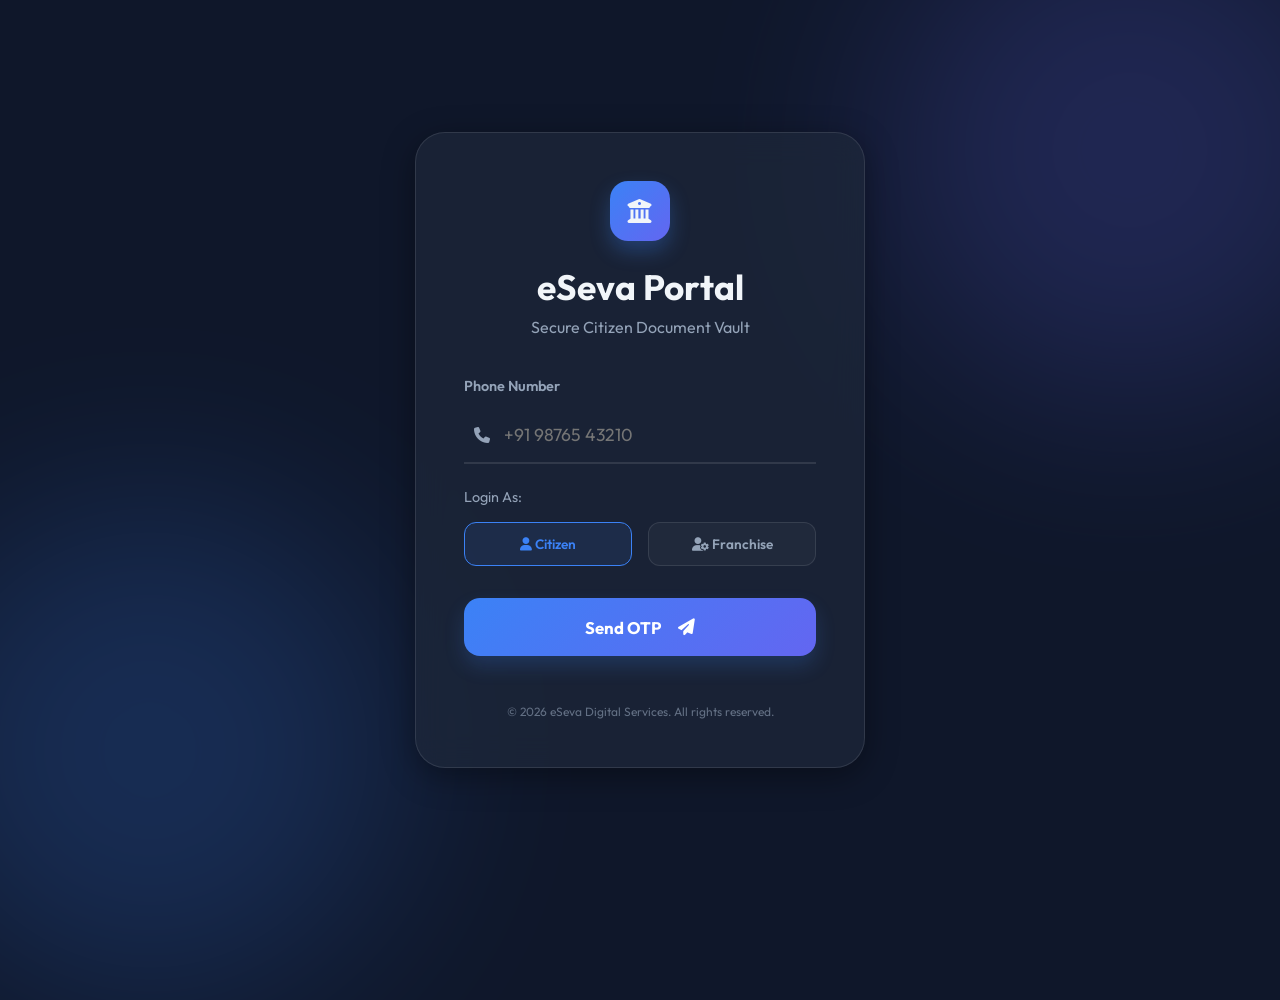
<file: frontend/index.html>
<!DOCTYPE html>
<html lang="en">
<head>
    <meta charset="UTF-8">
    <meta name="viewport" content="width=device-width, initial-scale=1.0">
    <title>eSeva Portal | Secure Login</title>
    <!-- Google Fonts -->
    <link href="https://fonts.googleapis.com/css2?family=Outfit:wght@300;400;600;700&display=swap" rel="stylesheet">
    <!-- Font Awesome for Icons -->
    <link rel="stylesheet" href="https://cdnjs.cloudflare.com/ajax/libs/font-awesome/6.4.0/css/all.min.css">
    <link rel="stylesheet" href="assets/css/style.css">
    <link rel="stylesheet" href="assets/css/dashboard.css">
</head>
<body class="login-page">
    <div class="login-container glass">
        <div class="login-header">
            <div class="logo-box">
                <i class="fa-solid fa-building-columns"></i>
            </div>
            <h1>eSeva Portal</h1>
            <p>Secure Citizen Document Vault</p>
        </div>

        <div id="login-step-1" class="login-step">
            <div class="input-group">
                <label for="phone">Phone Number</label>
                <div class="input-wrapper">
                    <i class="fa-solid fa-phone"></i>
                    <input type="tel" id="login-phone" placeholder="+91 98765 43210">
                </div>
            </div>
            <div class="role-selector">
                <label>Login As:</label>
                <div class="role-btns">
                    <button class="role-btn active" data-role="citizen">
                        <i class="fa-solid fa-user"></i> Citizen
                    </button>
                    <button class="role-btn" data-role="franchise">
                        <i class="fa-solid fa-user-gear"></i> Franchise
                    </button>
                </div>
            </div>
            <button id="send-otp-btn" class="main-btn">
                <span>Send OTP</span>
                <i class="fa-solid fa-paper-plane"></i>
            </button>
        </div>

        <div id="login-step-2" class="login-step hidden">
            <div class="otp-message">
                <p>We've sent a code to <br><strong id="display-phone"></strong></p>
                <span class="dev-otp-hint">(Demo OTP: 123456)</span>
            </div>
            <div class="input-group">
                <label for="otp">Enter 6-digit OTP</label>
                <div class="otp-wrapper">
                    <input type="text" maxlength="6" id="login-otp" placeholder="000000">
                </div>
            </div>
            <button id="verify-otp-btn" class="main-btn">
                <span>Verify & Login</span>
                <i class="fa-solid fa-shield-check"></i>
            </button>
            <button id="back-to-phone" class="text-btn">Change Phone Number</button>
        </div>

        <div class="login-footer">
            <p>&copy; 2026 eSeva Digital Services. All rights reserved.</p>
        </div>
    </div>

    <!-- Background Decoration -->
    <div class="bg-blur blur-1"></div>
    <div class="bg-blur blur-2"></div>

    <script src="assets/js/main.js"></script>
</body>
</html>
</file>
<file: frontend/assets/css/style.css>
:root {
    --primary: #3b82f6;
    --primary-dark: #2563eb;
    --bg-dark: #0f172a;
    --card-bg: rgba(30, 41, 59, 0.7);
    --glass: rgba(255, 255, 255, 0.03);
    --glass-border: rgba(255, 255, 255, 0.1);
    --text-primary: #f1f5f9;
    --text-secondary: #94a3b8;
    --gradient-blue: linear-gradient(135deg, #3b82f6, #6366f1);
}

* {
    margin: 0;
    padding: 0;
    box-sizing: border-box;
    font-family: 'Outfit', sans-serif;
}

body {
    background-color: var(--bg-dark);
    color: var(--text-primary);
    overflow-x: hidden;
}

.login-page {
    height: 100vh;
    display: flex;
    align-items: center;
    justify-content: center;
    position: relative;
    overflow: hidden;
}

.glass {
    background: var(--card-bg);
    backdrop-filter: blur(16px);
    -webkit-backdrop-filter: blur(16px);
    border: 1px solid var(--glass-border);
    box-shadow: 0 8px 32px 0 rgba(0, 0, 0, 0.37);
}

.login-container {
    padding: 3rem;
    width: 450px;
    border-radius: 30px;
    z-index: 10;
    text-align: center;
    animation: slideIn 0.6s cubic-bezier(0.2, 1, 0.3, 1);
}

@keyframes slideIn {
    from { transform: translateY(40px); opacity: 0; }
    to { transform: translateY(0); opacity: 1; }
}

.login-header {
    margin-bottom: 2.5rem;
}

.logo-box {
    width: 60px;
    height: 60px;
    background: var(--gradient-blue);
    border-radius: 18px;
    margin: 0 auto 1.5rem;
    display: flex;
    align-items: center;
    justify-content: center;
    font-size: 1.5rem;
    box-shadow: 0 10px 20px rgba(59, 130, 246, 0.3);
}

.login-header h1 {
    font-size: 2.2rem;
    font-weight: 700;
    margin-bottom: 0.5rem;
}

.login-header p {
    color: var(--text-secondary);
    font-weight: 400;
}

.input-group {
    text-align: left;
    margin-bottom: 1.5rem;
}

.input-group label {
    display: block;
    margin-bottom: 0.75rem;
    color: var(--text-secondary);
    font-size: 0.9rem;
    font-weight: 600;
}

.input-wrapper {
    position: relative;
    border-bottom: 2px solid var(--glass-border);
    transition: all 0.3s;
}

.input-wrapper:focus-within {
    border-color: var(--primary);
}

.input-wrapper i {
    position: absolute;
    left: 10px;
    top: 50%;
    transform: translateY(-50%);
    color: var(--text-secondary);
}

.input-wrapper input {
    width: 100%;
    background: none;
    border: none;
    padding: 1rem 1rem 1rem 40px;
    color: white;
    font-size: 1.1rem;
    outline: none;
}

.role-selector {
    margin-bottom: 2rem;
    text-align: left;
}

.role-selector label {
    display: block;
    margin-bottom: 1rem;
    color: var(--text-secondary);
    font-size: 0.9rem;
}

.role-btns {
    display: flex;
    gap: 1rem;
}

.role-btn {
    flex: 1;
    background: var(--glass);
    border: 1px solid var(--glass-border);
    padding: 0.75rem;
    border-radius: 12px;
    color: var(--text-secondary);
    font-weight: 600;
    cursor: pointer;
    transition: 0.3s;
    font-size: 0.85rem;
}

.role-btn.active {
    background: rgba(59, 130, 246, 0.1);
    border-color: var(--primary);
    color: var(--primary);
}

.main-btn {
    width: 100%;
    padding: 1.15rem;
    background: var(--gradient-blue);
    border: none;
    border-radius: 16px;
    color: white;
    font-weight: 700;
    font-size: 1.05rem;
    cursor: pointer;
    display: flex;
    align-items: center;
    justify-content: center;
    gap: 1rem;
    box-shadow: 0 10px 20px rgba(59, 130, 246, 0.2);
    transition: 0.3s;
    margin-bottom: 1rem;
}

.main-btn:hover {
    transform: translateY(-3px);
    box-shadow: 0 15px 30px rgba(59, 130, 246, 0.3);
}

.text-btn {
    background: none;
    border: none;
    color: var(--text-secondary);
    cursor: pointer;
    font-weight: 600;
    font-size: 0.9rem;
    transition: 0.3s;
}

.text-btn:hover {
    color: var(--primary);
}

.hidden { display: none; }

.otp-message { margin-bottom: 2rem; }
.dev-otp-hint { font-size: 0.75rem; color: #f59e0b; font-weight: 600; }

.login-footer { margin-top: 3rem; font-size: 0.75rem; color: var(--text-secondary); opacity: 0.6; }

/* Background Blur Circles */
.bg-blur {
    position: absolute;
    width: 500px;
    height: 500px;
    border-radius: 50%;
    filter: blur(100px);
    z-index: 1;
    opacity: 0.2;
}

.blur-1 { bottom: -100px; left: -100px; background: #3b82f6; }
.blur-2 { top: -100px; right: -100px; background: #6366f1; }

.otp-wrapper input {
    text-align: center;
    letter-spacing: 12px;
    font-size: 2rem;
    padding-left: 12px !important;
}
</file>
<file: frontend/assets/css/dashboard.css>
.dashboard-body {
    display: flex;
    background: radial-gradient(circle at top left, #1e293b, #0f172a 70%);
    min-height: 100vh;
}

.sidebar {
    width: 280px;
    height: 100vh;
    padding: 2rem;
    display: flex;
    flex-direction: column;
    position: sticky;
    top: 0;
    border-right: 1px solid var(--glass-border);
}

.sidebar-logo {
    display: flex;
    align-items: center;
    gap: 0.75rem;
    font-size: 1.3rem;
    font-weight: 700;
    margin-bottom: 3rem;
}

.sidebar-logo img {
    height: 35px;
}

.sidebar-nav {
    display: flex;
    flex-direction: column;
    gap: 0.5rem;
    flex: 1;
}

.sidebar-nav a {
    text-decoration: none;
    color: var(--text-secondary);
    padding: 0.85rem 1.25rem;
    border-radius: 12px;
    display: flex;
    align-items: center;
    gap: 1rem;
    font-weight: 600;
    transition: all 0.3s;
    font-size: 0.9rem;
}

.sidebar-nav a.active, .sidebar-nav a:hover {
    background: rgba(59, 130, 246, 0.1);
    color: #3b82f6;
}

.sidebar-footer {
    margin-top: auto;
}

.btn-logout {
    background: transparent;
    border: 1px solid var(--glass-border);
    color: #ef4444;
    width: 100%;
    padding: 1rem;
    border-radius: 12px;
    cursor: pointer;
    font-weight: 600;
}

.dashboard-content {
    flex: 1;
    padding: 3rem 4rem;
}

.dashboard-header {
    display: flex;
    justify-content: space-between;
    align-items: center;
    margin-bottom: 3rem;
}

.user-welcome h1 {
    font-size: 2.2rem;
    margin-bottom: 0.5rem;
}

.user-welcome p {
    color: var(--text-secondary);
}

.stats-overview, .review-stats {
    display: grid;
    grid-template-columns: repeat(auto-fit, minmax(200px, 1fr));
    gap: 2rem;
    margin-bottom: 3rem;
}

.stat-card {
    display: flex;
    align-items: center;
    gap: 1.5rem;
    padding: 1.5rem 2rem;
}

.stat-icon {
    width: 50px;
    height: 50px;
    border-radius: 12px;
    display: flex;
    align-items: center;
    justify-content: center;
    font-size: 1.25rem;
}

.blue { background: rgba(59, 130, 246, 0.1); color: #3b82f6; }
.orange { background: rgba(245, 158, 11, 0.1); color: #f59e0b; }
.green { background: rgba(16, 185, 129, 0.1); color: #10b981; }

.stat-val {
    display: block;
    font-size: 1.5rem;
    font-weight: 700;
}

.stat-label {
    font-size: 0.875rem;
    color: var(--text-secondary);
}

.vault-grid {
    display: grid;
    grid-template-columns: repeat(auto-fill, minmax(280px, 1fr));
    gap: 1.5rem;
    margin-top: 1rem;
}

.doc-card {
    background: var(--glass);
    border: 1px solid var(--glass-border);
    border-radius: 20px;
    padding: 1.5rem;
}

.doc-card-header {
    display: flex;
    justify-content: space-between;
    margin-bottom: 1rem;
}

.status-badge {
    padding: 0.25rem 0.75rem;
    border-radius: 20px;
    font-size: 0.7rem;
    font-weight: 600;
    text-transform: capitalize;
}

.pending_review { background: #f59e0b20; color: #f59e0b; border: 1px solid #f59e0b40; }
.approved { background: #10b98120; color: #10b981; border: 1px solid #10b98140; }
.rejected { background: #ef444420; color: #ef4444; border: 1px solid #ef444440; }

.doc-main { margin-bottom: 1.5rem; }
.doc-type { display: block; font-weight: 700; font-size: 1.1rem; }
.doc-date { font-size: 0.75rem; color: var(--text-secondary); }

.doc-footer {
    display: flex;
    gap: 1rem;
}

.btn-sm-secondary {
    flex: 1;
    background: rgba(255, 255, 255, 0.05);
    border: 1px solid var(--glass-border);
    color: white;
    padding: 0.5rem;
    border-radius: 8px;
    font-size: 0.8rem;
    cursor: pointer;
}

/* Upload Interface */
.upload-zone {
    border: 2px dashed var(--glass-border);
    border-radius: 20px;
    padding: 2.5rem;
    text-align: center;
    margin: 1.5rem 0;
    cursor: pointer;
    transition: 0.3s;
}

.upload-zone:hover {
    border-color: #3b82f6;
    background: rgba(59, 130, 246, 0.05);
}

.upload-zone i {
    font-size: 2.5rem;
    color: #3b82f6;
    margin-bottom: 1rem;
}

#file-preview-img {
    max-width: 100%;
    max-height: 120px;
    border-radius: 10px;
    margin-bottom: 1rem;
}

/* Modal sizing */
.modal-lg {
    width: 90% !important;
    max-width: 1000px !important;
}

/* Operator Review Styles */
.review-split {
    display: grid;
    grid-template-columns: 1fr 1fr;
    gap: 3rem;
    margin-top: 1.5rem;
    align-items: start;
}

.doc-viewer h3, .review-controls h3 {
    margin-bottom: 1rem;
    font-size: 1.1rem;
    color: var(--text-secondary);
    text-transform: uppercase;
    letter-spacing: 1px;
}

#doc-preview-container {
    background: #000;
    border-radius: 15px;
    height: 480px;
    display: flex;
    align-items: center;
    justify-content: center;
    overflow: hidden;
    border: 1px solid var(--glass-border);
}

#review-doc-img {
    max-width: 100%;
    max-height: 100%;
    object-fit: contain;
}

.review-meta {
    background: rgba(255, 255, 255, 0.03);
    padding: 1.5rem;
    border-radius: 12px;
    margin-bottom: 1.5rem;
    border: 1px solid var(--glass-border);
}

.review-meta p {
    margin-bottom: 0.75rem;
    font-size: 0.95rem;
    color: var(--text-secondary);
    display: flex;
    justify-content: space-between;
}

.review-meta p strong {
    color: var(--text-primary);
}

.decision-feedback label {
    display: block;
    margin-bottom: 0.5rem;
    font-size: 0.9rem;
    color: var(--text-secondary);
}

.decision-feedback textarea {
    width: 100%;
    height: 100px;
    background: rgba(255, 255, 255, 0.05);
    border: 1px solid var(--glass-border);
    border-radius: 10px;
    padding: 0.75rem;
    color: white;
    font-family: inherit;
    margin-bottom: 1.5rem;
    resize: none;
    outline: none;
}

.decision-feedback textarea:focus {
    border-color: #3b82f6;
}

.decision-btns {
    display: flex;
    flex-direction: column;
    gap: 0.75rem;
}

.pointer { cursor: pointer; }
.font-sm { font-size: 1rem; }
.mb-1 { margin-bottom: 1rem; }
.ml-1 { margin-left: 1rem; }

.flex-row-space {
    display: flex;
    justify-content: space-between;
    width: 100%;
    align-items: center;
}

.badge {
    padding: 0.25rem 0.75rem;
    border-radius: 20px;
    font-size: 0.7rem;
    font-weight: 600;
}

.btn-sm-primary {
    background: var(--gradient-blue);
    padding: 0.35rem 0.85rem;
    border-radius: 6px;
    font-size: 0.75rem;
    font-weight: 600;
}

.loading-spinner {
    text-align: center;
    padding: 3rem;
    color: var(--text-secondary);
}

.hidden { display: none; }
.mt-1 { margin-top: 1rem; }
.mt-2 { margin-top: 2rem; }
.text-center { text-align: center; }
.small { font-size: 0.8rem; }
.text-right { text-align: right; }
</file>
